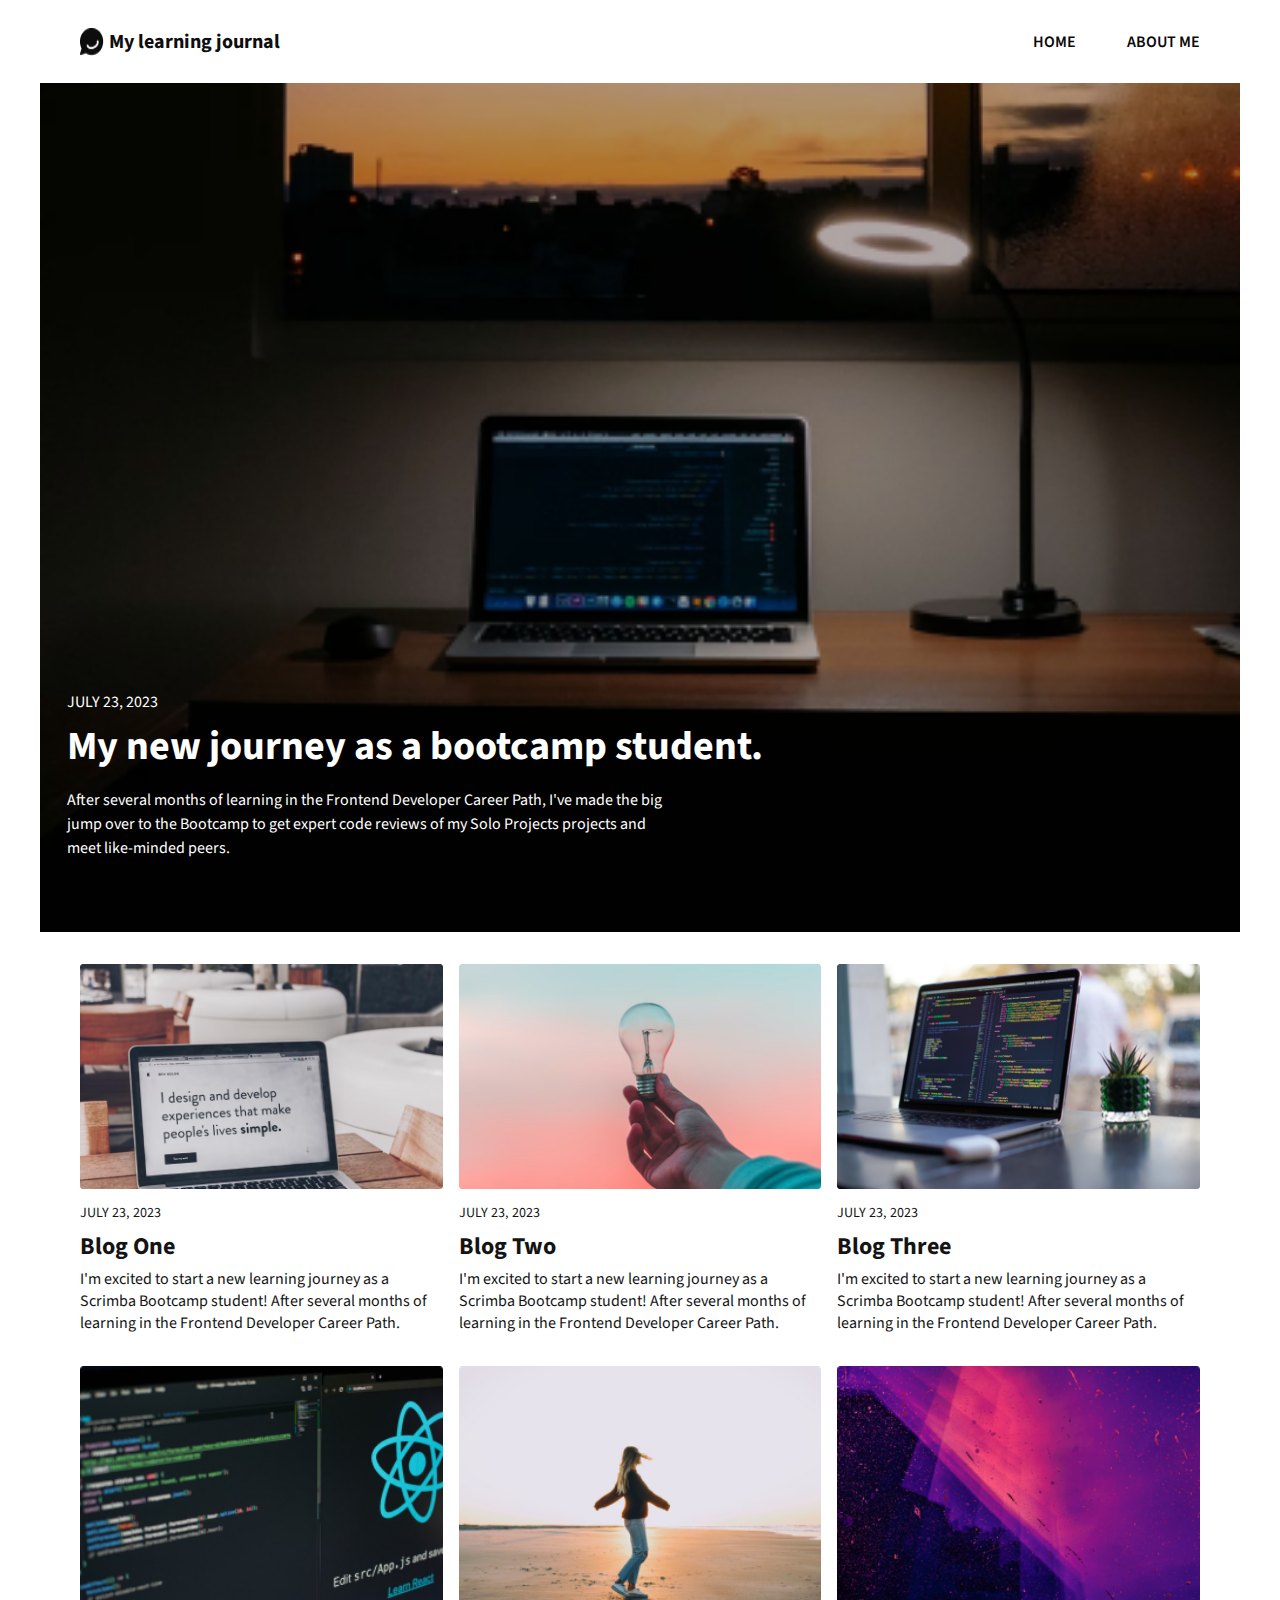
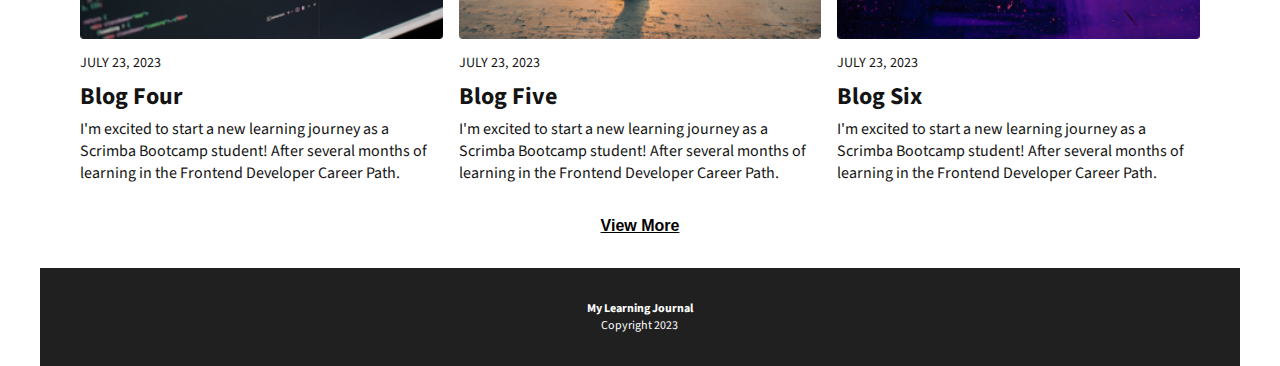
<file: index.html>
<html>
    <head>
        <title>Learning Journal</title>
        <meta name="viewport" content="width=device-width, initial-scale=1">
        <link rel="preconnect" href="https://fonts.googleapis.com">
        <link rel="preconnect" href="https://fonts.gstatic.com" crossorigin>
        <link href="https://fonts.googleapis.com/css2?family=Mystery+Quest&family=Source+Sans+Pro:wght@400;600&display=swap" 
        rel="stylesheet"> 
        <link rel="stylesheet" href="index.css"></link>
    </head>
    <body>
        <div class="container">
            <div class="header">
                <div class="banner">
                    <div class="left">
                        <img src="./images/image 17.png" class="logo-img">
                        <div class="header-text">My learning journal</div>
                    </div>
                    <div class="right">
                        <a href="index.html" class="btns home-btn">home</a>
                        <a href="about-me.html" class="btns aboutme-btn">about me</a>
                    </div>
                </div>
            </div>
            
            <div class="hero">
                <img src="./images/article-image-hero.png" class="hero-img">
                <div class="hero-date">july 23, 2023</div>
                <h1><a href="new-journey.html">My new journey as a bootcamp student.</a></h1>
                <p>After several months of learning in the Frontend Developer 
                        Career Path, I've made the big jump over to the Bootcamp 
                        to get expert code reviews of my Solo Projects projects 
                        and meet like-minded peers.
                </p>
            </div>
            
            
            <div class="blog1">
                <img src="./images/article-image-01.png" class="blog-img">
                <div class="blog-date">july 23, 2023</div>
                <h2>Blog One</h2>
                <div class="blog-text">I'm excited to start a new learning journey as a Scrimba Bootcamp
                     student! After several months of learning in the Frontend Developer 
                     Career Path.
                </div>
            </div>
            
            <div class="blog2">
                <img src="./images/article-image-02.png" class="blog-img">
                <div class="blog-date">july 23, 2023</div>
                <h2>Blog Two</h2>
                <div class="blog-text">I'm excited to start a new learning journey as a Scrimba Bootcamp
                     student! After several months of learning in the Frontend Developer 
                     Career Path.
                </div>
            </div>    
            
            <div class="blog3">
                <img src="./images/article-image-03.png" class="blog-img">
                <div class="blog-date">july 23, 2023</div>
                <h2>Blog Three</h2>
                <div class="blog-text">I'm excited to start a new learning journey as a Scrimba Bootcamp
                     student! After several months of learning in the Frontend Developer 
                     Career Path.
                </div>    
            </div>

            <div class="blog4">
                <img src="./images/blog-image-01.png" class="blog-img taller">
                <div class="blog-date">july 23, 2023</div>
                <h2>Blog Four</h2>
                <div class="blog-text">I'm excited to start a new learning journey as a Scrimba Bootcamp
                     student! After several months of learning in the Frontend Developer 
                     Career Path.
                </div>    
            </div>

            <div class="blog5">
                <img src="./images/blog-image-03.png" class="blog-img taller">
                <div class="blog-date">july 23, 2023</div>
                <h2>Blog Five</h2>
                <div class="blog-text">I'm excited to start a new learning journey as a Scrimba Bootcamp
                     student! After several months of learning in the Frontend Developer 
                     Career Path.
                </div>    
            </div>

            <div class="blog6">
                <img src="./images/blog-image-05.png" class="blog-img taller">
                <div class="blog-date">july 23, 2023</div>
                <h2>Blog Six</h2>
                <div class="blog-text">I'm excited to start a new learning journey as a Scrimba Bootcamp
                     student! After several months of learning in the Frontend Developer 
                     Career Path.
                </div>    
            </div>
        
            
            <button class="view-more">View More</button>
            
            <div class="footer">
                <div class="footer-text">My Learning Journal</div>
                <div class="copyright-text">Copyright 2023</div>
            </div>
        </div>
        
    </body>
</html>
</file>
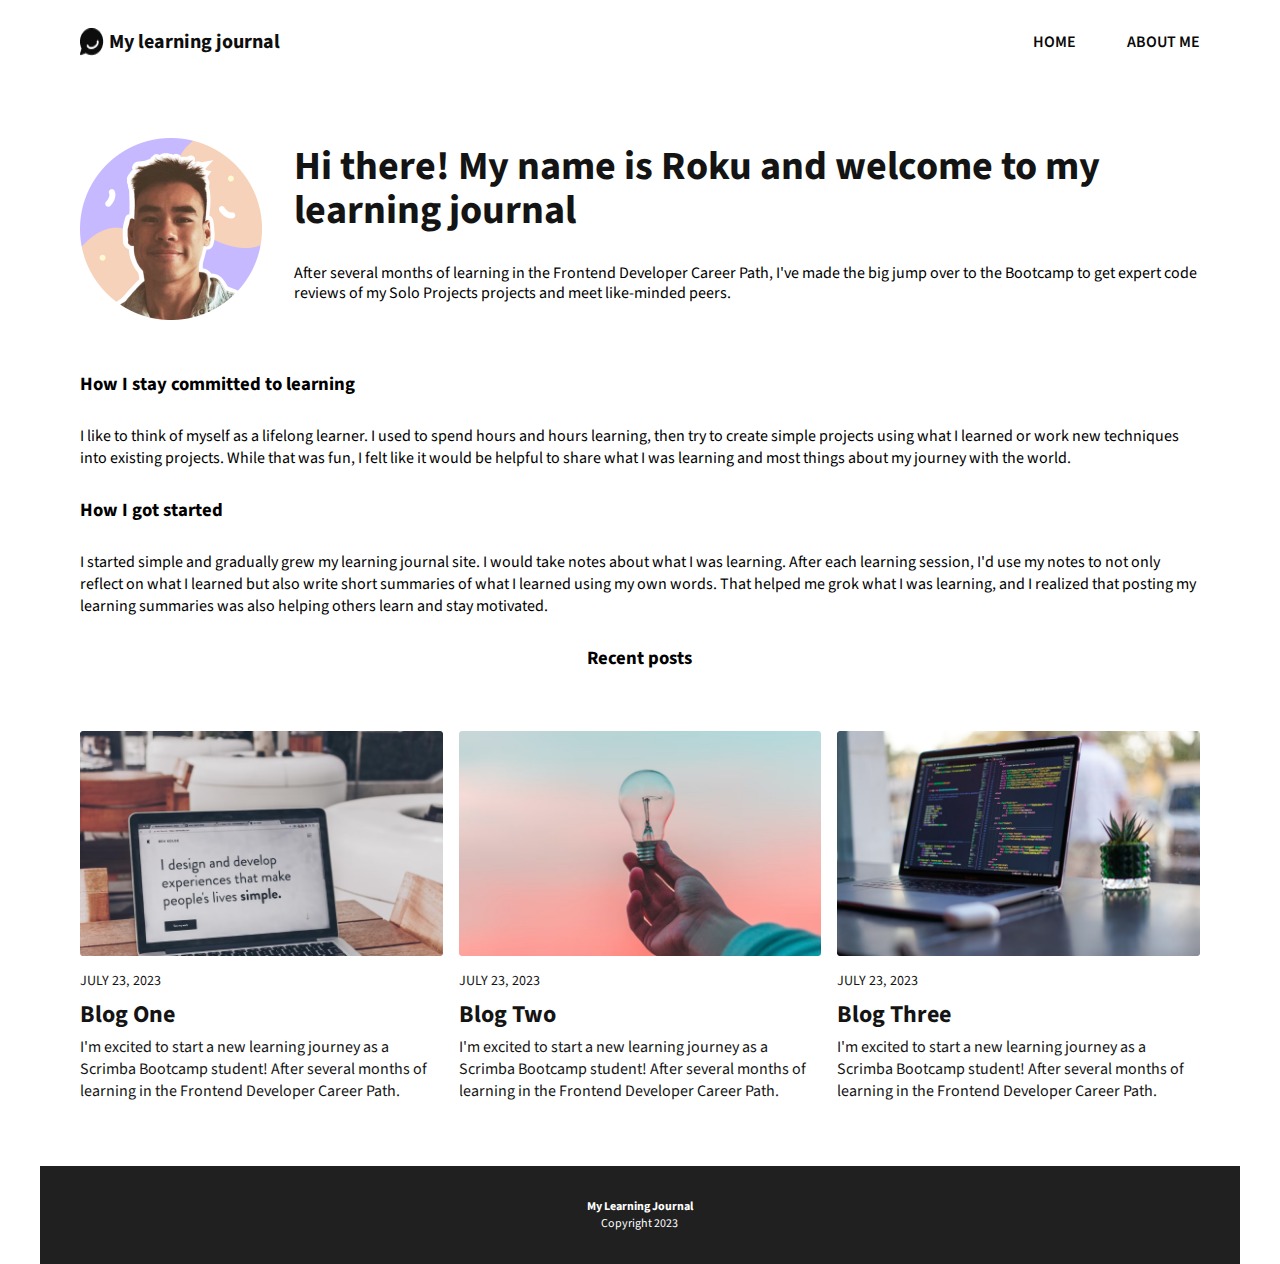
<file: about-me.html>
<html>
    <head>
        <title>About me</title>
        <meta name="viewport" content="width=device-width, initial-scale=1">
        <link rel="preconnect" href="https://fonts.googleapis.com">
        <link rel="preconnect" href="https://fonts.gstatic.com" crossorigin>
        <link href="https://fonts.googleapis.com/css2?family=Mystery+Quest&family=Source+Sans+Pro:wght@400;600&display=swap" 
        rel="stylesheet"> 
        <link rel="stylesheet" href="index.css"></link>
    </head>
    <body>
        <div class="container">
            <div class="header">
                <div class="banner">
                    <div class="left">
                        <img src="./images/image 17.png" class="logo-img">
                        <div class="header-text">My learning journal</div>
                    </div>
                    <div class="right">
                        <a href="index.html" class="btns home-btn">home</a>
                        <a href="about-me.html" class="btns aboutme-btn">about me</a>
                    </div>
                </div>
            </div>
            
            <div class="hero3">
                
                <div class="group-top">
                    <div class="group-left">
                        <img src="./images/image 18.png" class="profile-img">
                    </div>
                    
                    <div class="group-right">
                        <div class="h1b">Hi there! My name is Roku and welcome to my learning journal</div>
                        <div class="p2">After several months of learning in the Frontend Developer 
                                Career Path, I've made the big jump over to the Bootcamp 
                                to get expert code reviews of my Solo Projects projects 
                                and meet like-minded peers.
                        </div>
                    </div>
                </div>
                    <h3>How I stay committed to learning</h3>
                    <p2>I like to think of myself as a lifelong learner. I used to spend hours and 
                    hours learning, then try to create simple projects using what I learned or 
                    work new techniques into existing projects.

                    While that was fun, I felt like it would be helpful to share what I was 
                    learning and most things about my journey with the world.
                    </p2>
                    <h3>How I got started</h3>
                    <p2>I started simple and gradually grew my learning journal site. I would 
                        take notes about what I was learning. After each learning session, 
                        I'd use my notes to not only reflect on what I learned but also write 
                        short summaries of what I learned using my own words.

                        That helped me grok what I was learning, and I realized that posting 
                        my learning summaries was also helping others learn and stay motivated.
                    </p2>
                
            </div>
            
            <h3>Recent posts</h3>

            <div class="blog1">
                <img src="./images/article-image-01.png" class="blog-img">
                <div class="blog-date">july 23, 2023</div>
                <h2>Blog One</h2>
                <div class="blog-text mar-bot">I'm excited to start a new learning journey as a Scrimba Bootcamp
                     student! After several months of learning in the Frontend Developer 
                     Career Path.
                </div>
            </div>
            
            <div class="blog2">
                <img src="./images/article-image-02.png" class="blog-img">
                <div class="blog-date">july 23, 2023</div>
                <h2>Blog Two</h2>
                <div class="blog-text mar-bot">I'm excited to start a new learning journey as a Scrimba Bootcamp
                     student! After several months of learning in the Frontend Developer 
                     Career Path.
                </div>
            </div>    
            
            <div class="blog3">
                <img src="./images/article-image-03.png" class="blog-img">
                <div class="blog-date">july 23, 2023</div>
                <h2>Blog Three</h2>
                <div class="blog-text mar-bot">I'm excited to start a new learning journey as a Scrimba Bootcamp
                     student! After several months of learning in the Frontend Developer 
                     Career Path.
                </div>    
            </div>
            
            

            <div class="footer">
                <div class="footer-text">My Learning Journal</div>
                <div class="copyright-text">Copyright 2023</div>
            </div>
        </div>
        
    </body>
</html>
</file>
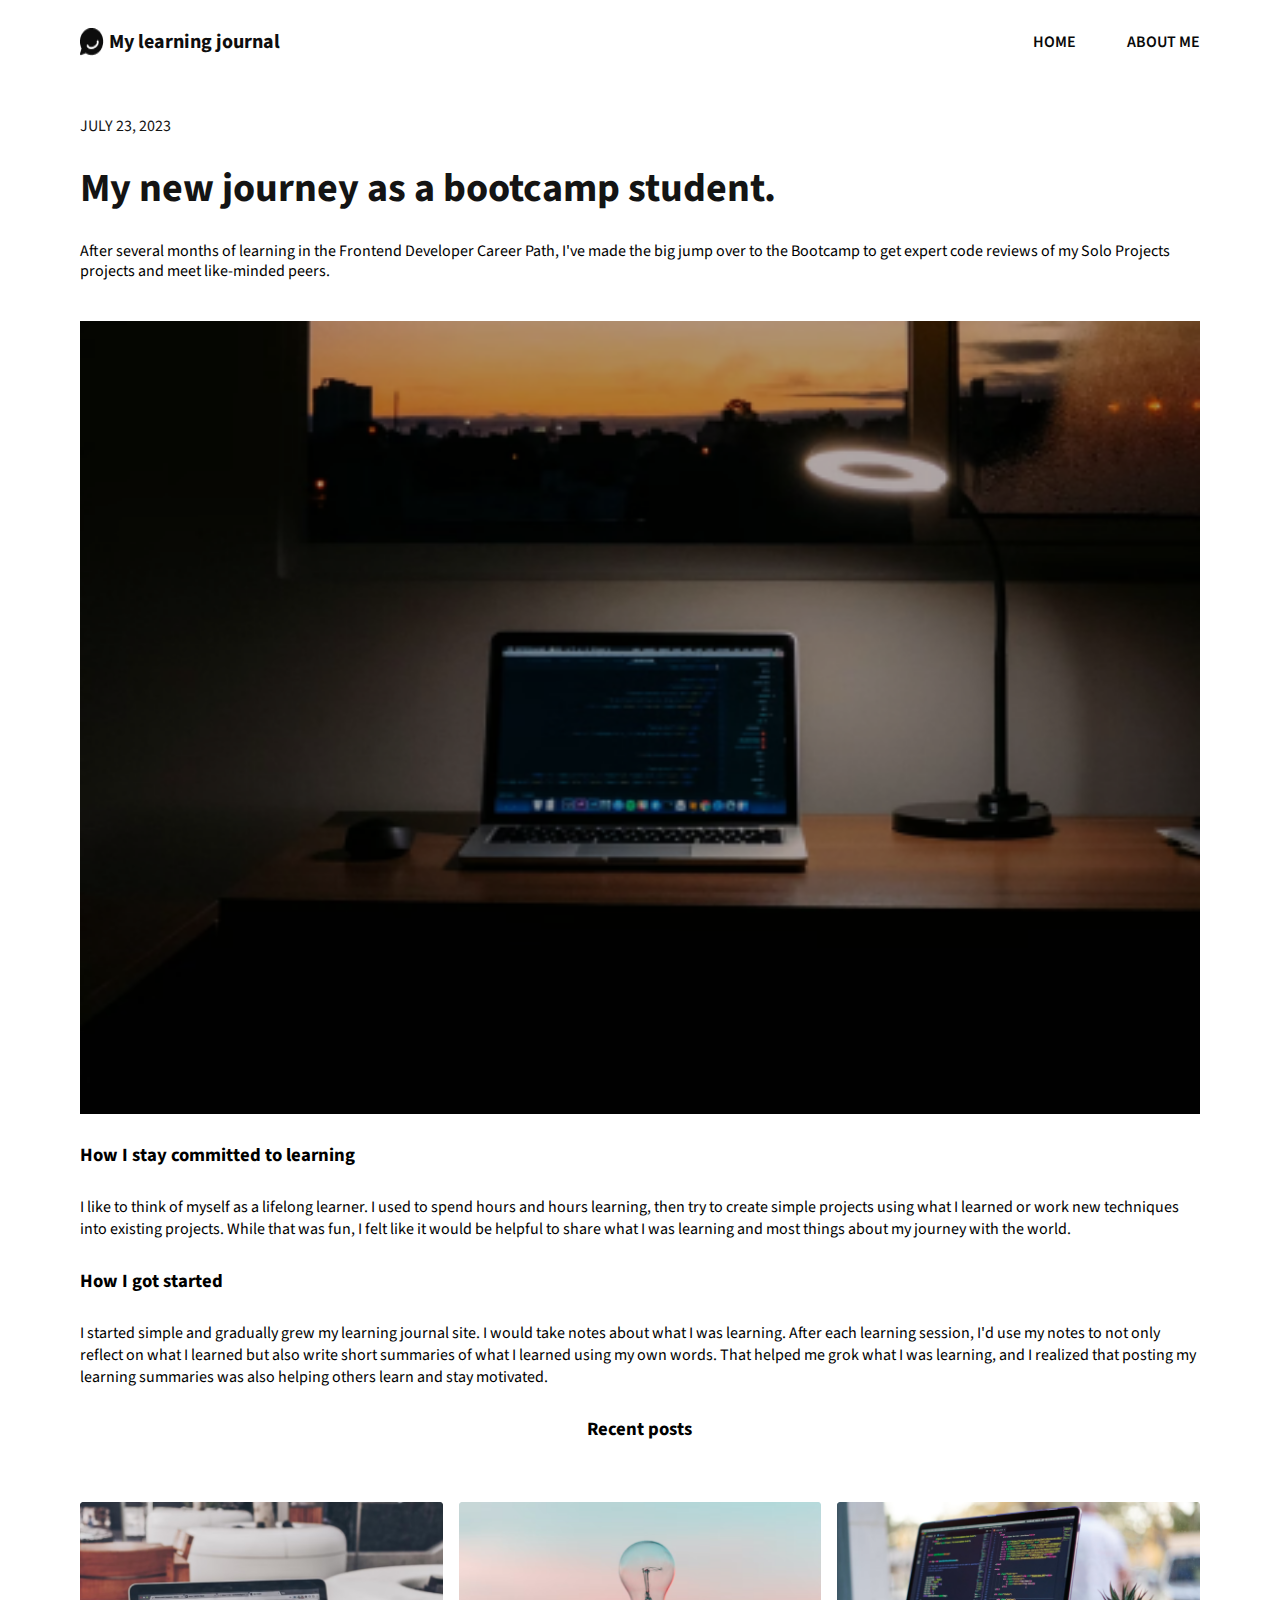
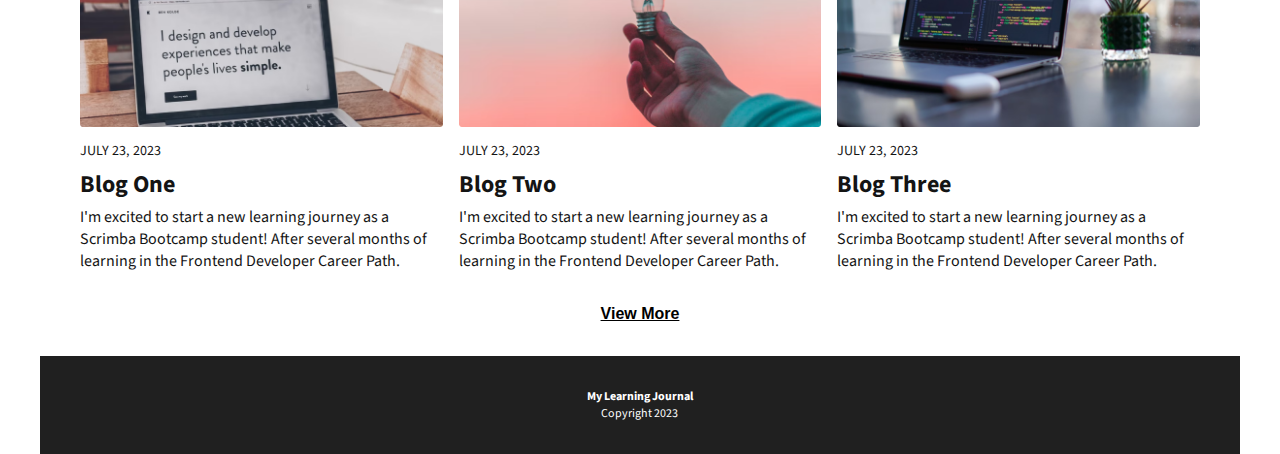
<file: new-journey.html>
<html>
    <head>
        <title>New journey</title>
        <meta name="viewport" content="width=device-width, initial-scale=1">
        <link rel="preconnect" href="https://fonts.googleapis.com">
        <link rel="preconnect" href="https://fonts.gstatic.com" crossorigin>
        <link href="https://fonts.googleapis.com/css2?family=Mystery+Quest&family=Source+Sans+Pro:wght@400;600&display=swap" 
        rel="stylesheet"> 
        <link rel="stylesheet" href="index.css"></link>
    </head>
    <body>
        <div class="container">
            <div class="header">
                <div class="banner">
                    <div class="left">
                        <img src="./images/image 17.png" class="logo-img">
                        <div class="header-text">My learning journal</div>
                    </div>
                    <div class="right">
                        <a href="index.html" class="btns home-btn">home</a>
                        <a href="about-me.html" class="btns aboutme-btn">about me</a>
                    </div>
                </div>
            </div>
            
            <div class="hero2">
                
                <div class="new-journey-date">july 23, 2023</div>
                
                <div class="h1b">My new journey as a bootcamp student.</div>
                <div class="p2">After several months of learning in the Frontend Developer 
                        Career Path, I've made the big jump over to the Bootcamp 
                        to get expert code reviews of my Solo Projects projects 
                        and meet like-minded peers.
                </div>
                <img src="./images/article-image-hero.png" class="new-journey-img">
               <h3>How I stay committed to learning</h3>
               <p2>I like to think of myself as a lifelong learner. I used to spend hours and 
                hours learning, then try to create simple projects using what I learned or 
                work new techniques into existing projects.

                While that was fun, I felt like it would be helpful to share what I was 
                learning and most things about my journey with the world.
                </p2>
                <h3>How I got started</h3>
                <p2>I started simple and gradually grew my learning journal site. I would 
                    take notes about what I was learning. After each learning session, 
                    I'd use my notes to not only reflect on what I learned but also write 
                    short summaries of what I learned using my own words.

                    That helped me grok what I was learning, and I realized that posting 
                    my learning summaries was also helping others learn and stay motivated.
                </p2>
            </div>
            
            <h3>Recent posts</h3>

            <div class="blog1">
                <img src="./images/article-image-01.png" class="blog-img">
                <div class="blog-date">july 23, 2023</div>
                <h2>Blog One</h2>
                <div class="blog-text">I'm excited to start a new learning journey as a Scrimba Bootcamp
                     student! After several months of learning in the Frontend Developer 
                     Career Path.
                </div>
            </div>
            
            <div class="blog2">
                <img src="./images/article-image-02.png" class="blog-img">
                <div class="blog-date">july 23, 2023</div>
                <h2>Blog Two</h2>
                <div class="blog-text">I'm excited to start a new learning journey as a Scrimba Bootcamp
                     student! After several months of learning in the Frontend Developer 
                     Career Path.
                </div>
            </div>    
            
            <div class="blog3">
                <img src="./images/article-image-03.png" class="blog-img">
                <div class="blog-date">july 23, 2023</div>
                <h2>Blog Three</h2>
                <div class="blog-text">I'm excited to start a new learning journey as a Scrimba Bootcamp
                     student! After several months of learning in the Frontend Developer 
                     Career Path.
                </div>    
            </div>
            
            <button class="view-more">View More</button>
            
            <div class="footer">
                <div class="footer-text">My Learning Journal</div>
                <div class="copyright-text">Copyright 2023</div>
            </div>
        </div>
        
    </body>
</html>
</file>
<file: index.css>
/* TYPOGRAPHY */

h2, .new-journey-date,
.blog-date,
.blog-text,
.view-more
.p2, .h1b{
    color: #141414;
}

.header-text{
    color: #0E0E0E;
    font-size: 0.9375rem;
    padding-left: 5px;
    font-weight: bold;
}

h1, p,
.hero-date{
    color: #FFFFFF; 
}


h1{
    position: absolute;
    bottom: 3em;
    left: 16px;
    max-width: 350px;
}

h1, .h1b{
    font-weight: bold;
    font-size: 2rem;
    line-height: 1;
}

.h1b{
    padding: .75em 0;
}

h2{
    margin-top: .25em;
    margin-bottom: 0;
    font-weight: bold;
    font-size: 1.5rem;
    text-align: left;
}


p{
    position: absolute;
    font-weight: 400;
    bottom: .5em;
    left: 16px;
    line-height: 1.5;
    max-width: 375px;
    font-size: 1rem;
    line-height: 1.25;
}

.p2{
    line-height: 1.5;
    font-size: 1rem;
    line-height: 1.25;
    margin-bottom: 2em;
}

.blog-date, .hero-date, .new-journey-date{
    text-transform: uppercase;
    font-weight: 400;
}

.hero-date, .new-journey-date{
    font-size: 0.75rem;
}

.hero-date{
    position: absolute;
    bottom: 17em;
    left: 16px;
}

.blog-date{
    font-size: 0.88rem;
    padding-top: 1em;
    text-align: left;
}

.blog-text{
    margin-top: .25em;
    font-weight: 400;
}

a{
    text-decoration: none; 
    color: inherit;
}

button{
    background-color: transparent;
    border: none;
    cursor: pointer;
}

button:hover { color:chocolate}
    
a:hover { color:chocolate}

.view-more{
    font-size: 1rem;
    font-weight: bold;
    grid-column: 2 / 3;
    margin: 2em 0;
    text-decoration-line: underline;
}


/* BODY */

body{
    font-family: 'Source Sans Pro', sans-serif;
    margin: 0;
    background-color:#FFFFFF;
    text-align: center;
}

.container{
    
    display: grid;
    grid-template-columns: 1.5em 1fr 1.5em;
    grid-template-rows: 59px auto; 
    justify-content: center;
    width: 100%;
    min-width: 400px;
}


/* HEADER */

.header{
    background-color:#9b5de5;
    grid-column: 2 / -2;
    grid-row: 1 / 2;

}

.left{
    display: flex;
}


.banner{
    display: flex;
    background-color: #FFFFFF;
    justify-content: space-between;
    height: 59px;
    align-items: center;
}

.btns{
    font-family: 'Source Sans Pro', sans-serif;
    font-weight: 600;
    text-transform: uppercase;
    font-size: 0.75rem;
    color: #090909;
}

.aboutme-btn{
    margin-left: 2em;
}

/* HERO */

.hero-img,
.blog-img{
    width: 100%;
}

.blog-img-taller{
    width: 100%;
    object-fit: cover;
}

.profile-img{
    width: 33%;
    max-width: 182px;
   
}


.hero{
    grid-column: 1 / -1;
    grid-row: 2 / 3;
    position: relative;
    text-align: left;
    
}

/* BLOG */

.blog1, .blog2,
.blog3, .blog4,
.blog4, .blog5,
.blog6,
.hero2, .hero3,
h3{
    margin-top: 2em;
    text-align: left;
    grid-column: 2 / 3;
}



h3{
    margin: 1.5em auto;
}

/* FOOTER */

.footer{
    background-color: #202020;
    color: #FFFFFF;;
    grid-column: 1 / -1;
    padding: 2em 0;
    font-family: 'Source Sans Pro', sans-serif;
}

.footer-text{
    font-size: .75em;
    font-weight: bold;
}

.copyright-text{
    font-size: .75em;
    font-weight: 400;
}


/* NEW JOURNEY PAGE */


.new-journey-img{
    grid-column: 2 / -2;
    width: 100%;
}



/****** MEDIA QUERY *****   480px, 768px, 1024px, 1280px *****/

@media (min-width: 1023px){
   

    
    /* TYPOGRAPHY */
    
    .hero-date, .new-journey-date{
        font-size: 1rem;
    }

    .hero-date{
        bottom: 13.7em;
        left: 27px;
    }

    h1{
        bottom: 3.4em;
        left: 27px;
        max-width: 700px;
    }

    h1, .h1b{
        font-size: 2.5rem;
        line-height: 1.1;
    }

    

    p{
        bottom: 3.5em;
        left: 27px;
        line-height: 1.5;
        max-width: 600px;
        line-height: 1.5;
    }

    .p2{
        margin-bottom: 2.5em;
    }

    .btns{
        font-size: 1rem;
    }

    .aboutme-btn{
        margin-left: 3em;
    }

    .header-text{
        font-size: 1.25rem;
    }

    .banner{
         height: 83px;
    }
    
    .blog-img{
        width: 100%;
    }

    
    .container{
        justify-content: center;
        display: grid;
        grid-template-columns: 2.5em 1fr 1em 1fr 1em 1fr 2.5em;
        grid-template-rows: 83px auto auto; 
        max-width: 1200px;
        margin: 0 auto;
    }
    
   

    .blog1, .blog4{
        grid-column: 2 / 3;
    }

    .blog2, .blog5, h3{
        grid-column: 4 / 5;
    }

    .blog3, .blog6{
        grid-column: 6 / 7;
    }

    .view-more{
        font-size: 1rem;
        grid-column: 1 / -1;
        
    }

    .hero2, .hero3{
        grid-column: 2 / -2;
    }
   
    .group-top{
        display: flex;
        justify-content: space-between;
        align-items: center;
    }
   
    .profile-img{
        min-width: 182px;
        margin-right: 2em;
    }

   .mar-bot{
    margin-bottom: 4em;
   }
    
}
</file>
